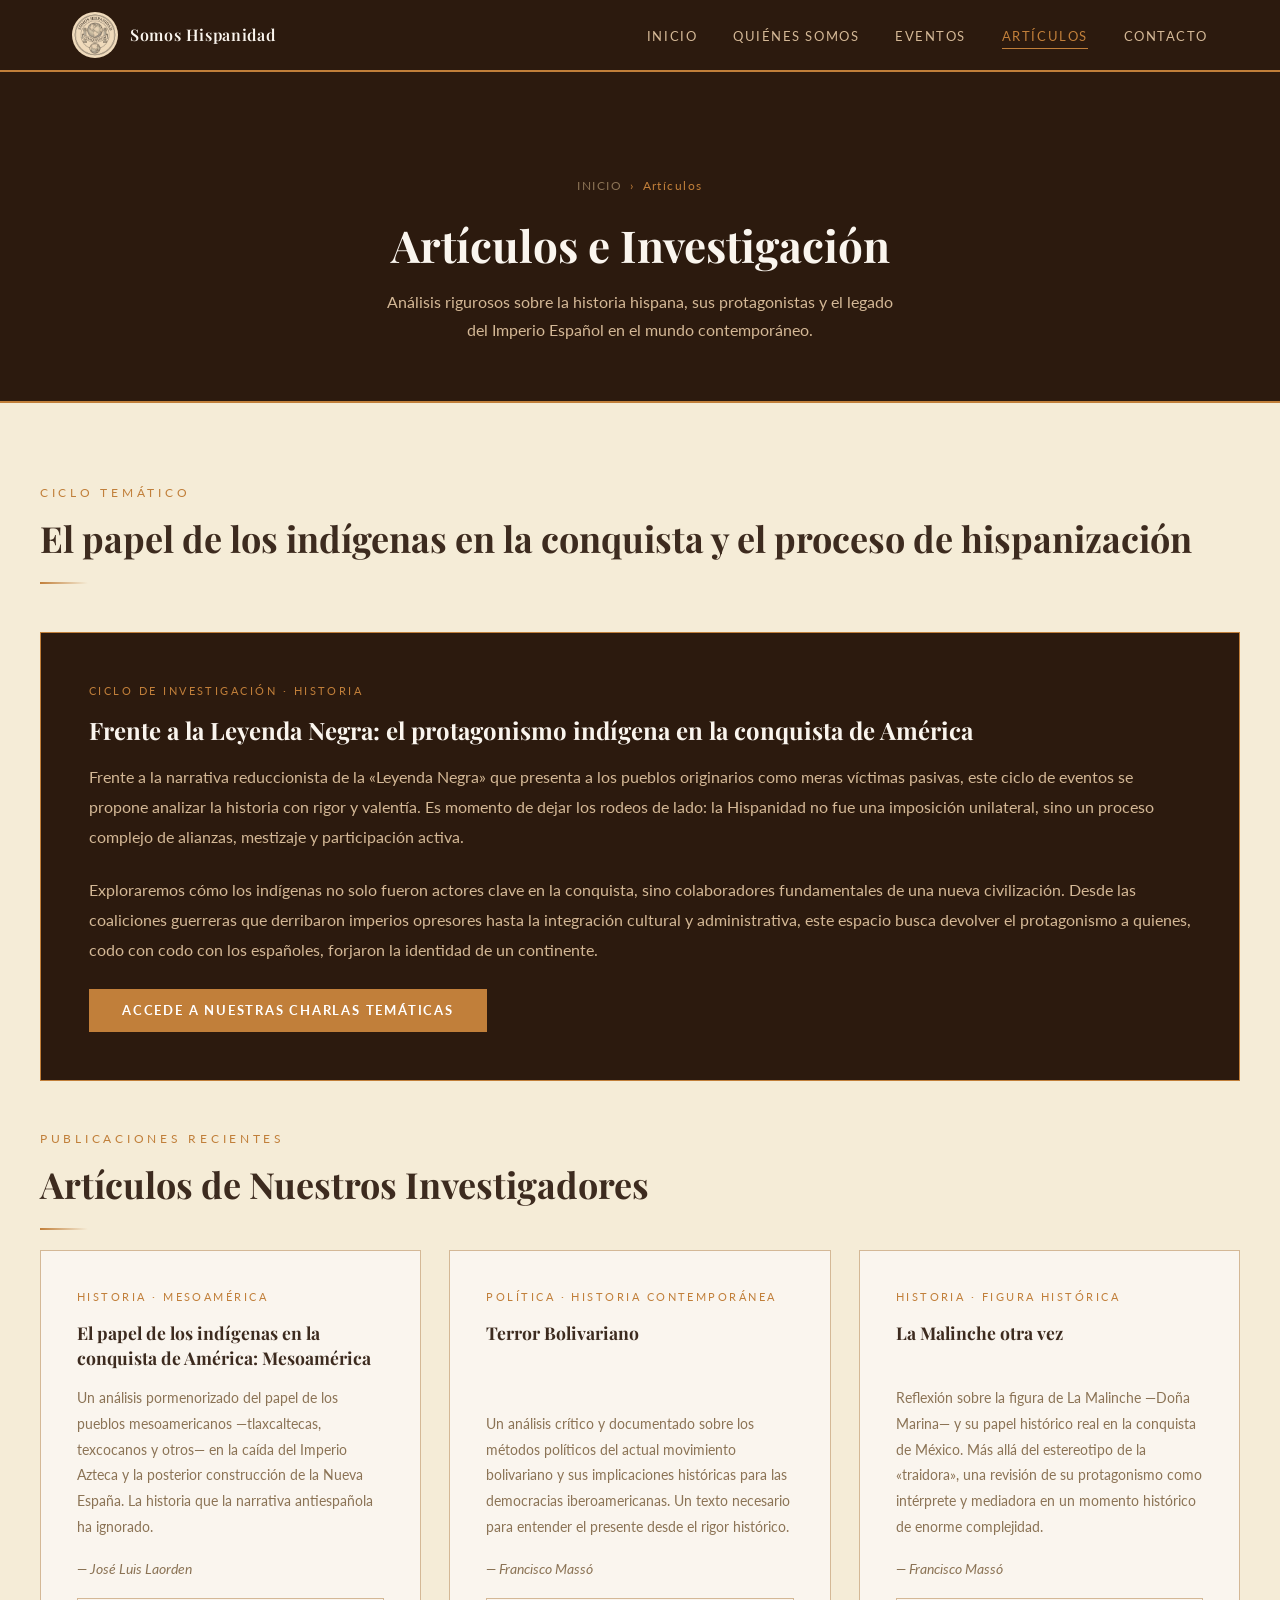
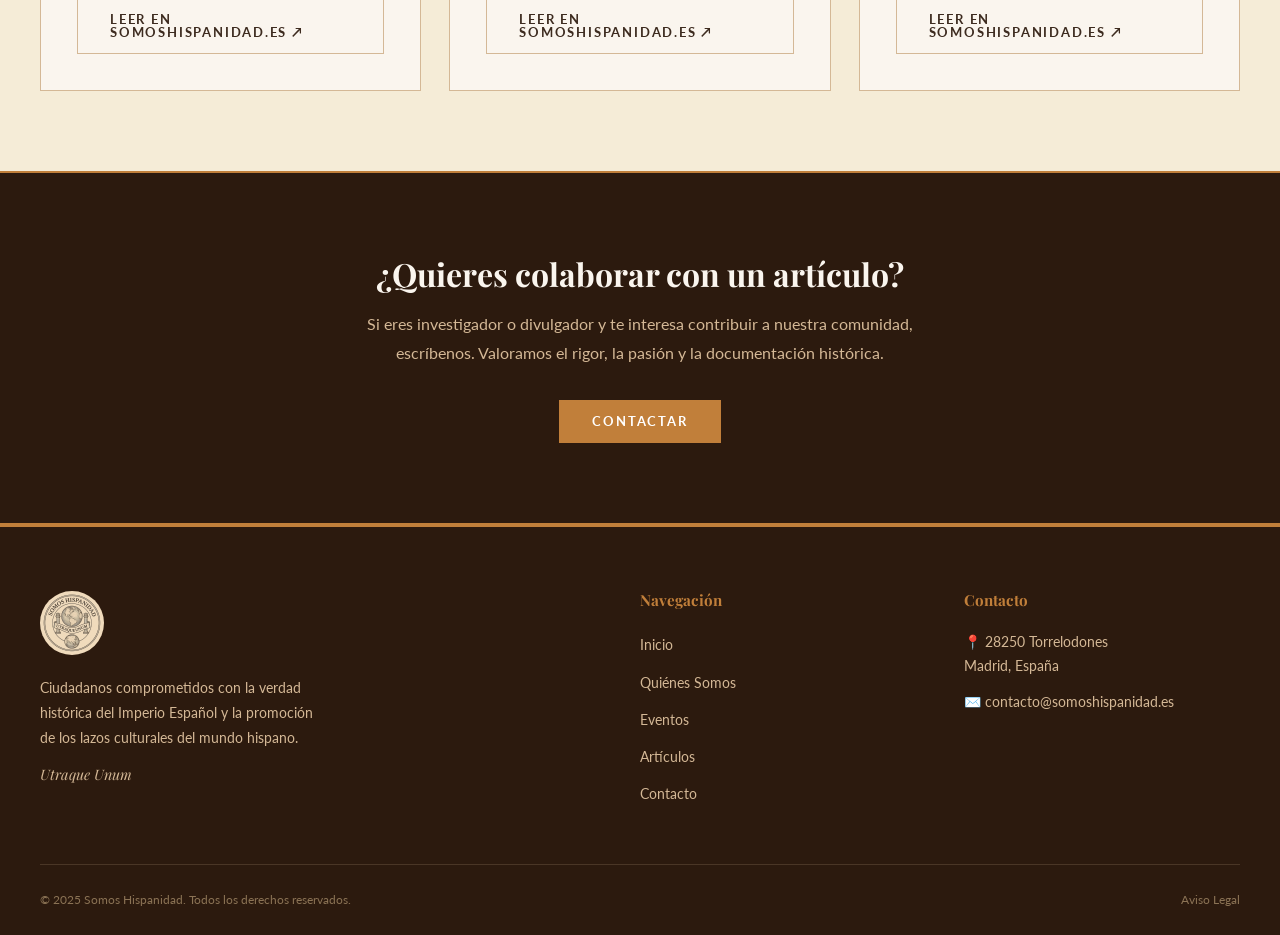
<file: articulos.html>
<!DOCTYPE html>
<html lang="es">
<head>
  <meta charset="UTF-8">
  <meta name="viewport" content="width=device-width, initial-scale=1.0">
  <title>Artículos e Investigación — Somos Hispanidad</title>
  <meta name="description" content="Artículos de investigación y divulgación histórica sobre la Hispanidad, el Imperio Español, la Leyenda Negra y el legado cultural hispano en América y el mundo.">
  <link rel="canonical" href="https://maristasdel76.com/articulos.html">

  <meta property="og:type"        content="website">
  <meta property="og:url"         content="https://maristasdel76.com/articulos.html">
  <meta property="og:title"       content="Artículos e Investigación — Somos Hispanidad">
  <meta property="og:description" content="Investigación y divulgación rigurosa sobre la historia hispana, el papel de los indígenas en la conquista y el legado del Imperio Español.">
  <meta property="og:image"       content="https://maristasdel76.com/images/about_image.png">

  <link rel="icon" href="images/logo.png" type="image/png">
  <link rel="preconnect" href="https://fonts.googleapis.com">
  <link rel="preconnect" href="https://fonts.gstatic.com" crossorigin>
  <link href="https://fonts.googleapis.com/css2?family=Playfair+Display:ital,wght@0,400;0,600;0,700;1,400&family=Lato:wght@300;400;700&display=swap" rel="stylesheet">


  <link rel="stylesheet" href="styles.css">
</head>
<body>

  <!-- ===== NAVEGACIÓN ===== -->
  <nav id="main-nav" role="navigation" aria-label="Navegación principal">
    <div class="nav-inner">
      <a href="index.html" class="nav-brand" id="nav-brand-art">
        <img src="images/logo.png" alt="Somos Hispanidad" class="nav-logo">
        <span class="nav-name">Somos Hispanidad</span>
      </a>
      <button class="nav-hamburger" id="nav-hamburger" aria-label="Abrir menú" aria-expanded="false">
        <span></span><span></span><span></span>
      </button>
      <ul class="nav-links" id="nav-links">
        <li><a href="index.html"         id="nav-inicio">Inicio</a></li>
        <li><a href="quienes-somos.html" id="nav-quienes">Quiénes Somos</a></li>
        <li><a href="eventos.html"       id="nav-eventos">Eventos</a></li>
        <li><a href="articulos.html"     id="nav-articulos" class="active">Artículos</a></li>
        <li><a href="contacto.html"      id="nav-contacto">Contacto</a></li>
      </ul>
    </div>
  </nav>

  <!-- ===== PAGE HERO ===== -->
  <header class="page-hero" id="page-hero-art">
    <div class="hero-breadcrumb">
      <a href="index.html">Inicio</a>
      <span>›</span>
      <span>Artículos</span>
    </div>
    <h1>Artículos e Investigación</h1>
    <p class="page-hero-sub">Análisis rigurosos sobre la historia hispana, sus protagonistas y el legado del Imperio Español en el mundo contemporáneo.</p>
  </header>

  <!-- ===== ARTÍCULOS ===== -->
  <section class="articulos-page-section" id="articulos-contenido">
    <div class="container">

      <!-- ARTÍCULO DESTACADO: CICLO -->
      <div class="section-header fade-in">
        <span class="section-label">Ciclo Temático</span>
        <h2 class="section-title">El papel de los indígenas en la conquista y el proceso de hispanización</h2>
        <div class="divider"></div>
      </div>

      <article class="articulo-featured fade-in" id="articulo-ciclo">
        <span class="articulo-tag">Ciclo de Investigación · Historia</span>
        <h3>Frente a la Leyenda Negra: el protagonismo indígena en la conquista de América</h3>
        <p>Frente a la narrativa reduccionista de la «Leyenda Negra» que presenta a los pueblos originarios como meras víctimas pasivas, este ciclo de eventos se propone analizar la historia con rigor y valentía. Es momento de dejar los rodeos de lado: la Hispanidad no fue una imposición unilateral, sino un proceso complejo de alianzas, mestizaje y participación activa.</p>
        <p>Exploraremos cómo los indígenas no solo fueron actores clave en la conquista, sino colaboradores fundamentales de una nueva civilización. Desde las coaliciones guerreras que derribaron imperios opresores hasta la integración cultural y administrativa, este espacio busca devolver el protagonismo a quienes, codo con codo con los españoles, forjaron la identidad de un continente.</p>
        <a href="https://www.somoshispanidad.es" target="_blank" rel="noopener noreferrer" class="btn btn-primary" id="btn-ciclo-acceder">Accede a nuestras charlas temáticas</a>
      </article>

      <!-- GRID DE ARTÍCULOS -->
      <div class="section-header fade-in" style="margin-top: 1rem;">
        <span class="section-label">Publicaciones Recientes</span>
        <h2 class="section-title">Artículos de Nuestros Investigadores</h2>
        <div class="divider"></div>
      </div>

      <div class="articulos-full-grid">

        <article class="articulo-full-card fade-in" id="articulo-1">
          <span class="articulo-tag">Historia · Mesoamérica</span>
          <h3>El papel de los indígenas en la conquista de América: Mesoamérica</h3>
          <p>Un análisis pormenorizado del papel de los pueblos mesoamericanos —tlaxcaltecas, texcocanos y otros— en la caída del Imperio Azteca y la posterior construcción de la Nueva España. La historia que la narrativa antiespañola ha ignorado.</p>
          <p class="articulo-autor">— José Luis Laorden</p>
          <a href="https://www.somoshispanidad.es/post/el-papel-de-los-ind%C3%ADgenas-en-la-conquista-de-am%C3%A9rica-mesoam%C3%A9rica" target="_blank" rel="noopener noreferrer" class="btn btn-outline-dark" id="btn-articulo-1">Leer en somoshispanidad.es ↗</a>
        </article>

        <article class="articulo-full-card fade-in" id="articulo-2">
          <span class="articulo-tag">Política · Historia Contemporánea</span>
          <h3>Terror Bolivariano</h3>
          <p>Un análisis crítico y documentado sobre los métodos políticos del actual movimiento bolivariano y sus implicaciones históricas para las democracias iberoamericanas. Un texto necesario para entender el presente desde el rigor histórico.</p>
          <p class="articulo-autor">— Francisco Massó</p>
          <a href="https://www.somoshispanidad.es/post/terror-bolivariano" target="_blank" rel="noopener noreferrer" class="btn btn-outline-dark" id="btn-articulo-2">Leer en somoshispanidad.es ↗</a>
        </article>

        <article class="articulo-full-card fade-in" id="articulo-3">
          <span class="articulo-tag">Historia · Figura Histórica</span>
          <h3>La Malinche otra vez</h3>
          <p>Reflexión sobre la figura de La Malinche —Doña Marina— y su papel histórico real en la conquista de México. Más allá del estereotipo de la «traidora», una revisión de su protagonismo como intérprete y mediadora en un momento histórico de enorme complejidad.</p>
          <p class="articulo-autor">— Francisco Massó</p>
          <a href="https://www.somoshispanidad.es/post/la-malinche-otra-vez" target="_blank" rel="noopener noreferrer" class="btn btn-outline-dark" id="btn-articulo-3">Leer en somoshispanidad.es ↗</a>
        </article>

      </div>
    </div>
  </section>

  <!-- ===== CTA ===== -->
  <section class="cta-banner" id="articulos-cta">
    <div class="container">
      <h2 class="fade-in">¿Quieres colaborar con un artículo?</h2>
      <p class="fade-in">Si eres investigador o divulgador y te interesa contribuir a nuestra comunidad,<br>escríbenos. Valoramos el rigor, la pasión y la documentación histórica.</p>
      <div class="btn-group fade-in">
        <a href="contacto.html" class="btn btn-primary" id="articulos-cta-btn">Contactar</a>
      </div>
    </div>
  </section>

  <!-- ===== FOOTER ===== -->
  <footer id="footer">
    <div class="footer-inner">
      <div class="footer-brand">
        <img src="images/logo.png" alt="Somos Hispanidad" class="logo-mark">
        <p>Ciudadanos comprometidos con la verdad histórica del Imperio Español y la promoción de los lazos culturales del mundo hispano.</p>
        <p class="footer-lema">Utraque Unum</p>
      </div>
      <nav class="footer-nav" aria-label="Navegación secundaria">
        <h4>Navegación</h4>
        <ul>
          <li><a href="index.html">Inicio</a></li>
          <li><a href="quienes-somos.html">Quiénes Somos</a></li>
          <li><a href="eventos.html">Eventos</a></li>
          <li><a href="articulos.html">Artículos</a></li>
          <li><a href="contacto.html">Contacto</a></li>
        </ul>
      </nav>
      <div class="footer-contact">
        <h4>Contacto</h4>
        <p>📍 28250 Torrelodones<br>Madrid, España</p>
        <p>✉️ <a href="mailto:contacto@somoshispanidad.es">contacto@somoshispanidad.es</a></p>
      </div>
    </div>
    <div class="footer-bottom">
      <p>© 2025 Somos Hispanidad. Todos los derechos reservados.</p>
      <p><a href="https://www.somoshispanidad.es/_files/ugd/c4fe9a_d60b3c057b984740bd2023525d8cef3b.docx" target="_blank" rel="noopener noreferrer">Aviso Legal</a></p>
    </div>
  </footer>

  <button class="scroll-top" id="scroll-top-btn" aria-label="Volver arriba">↑</button>
  <script src="script.js" defer></script>
</body>
</html>
</file>
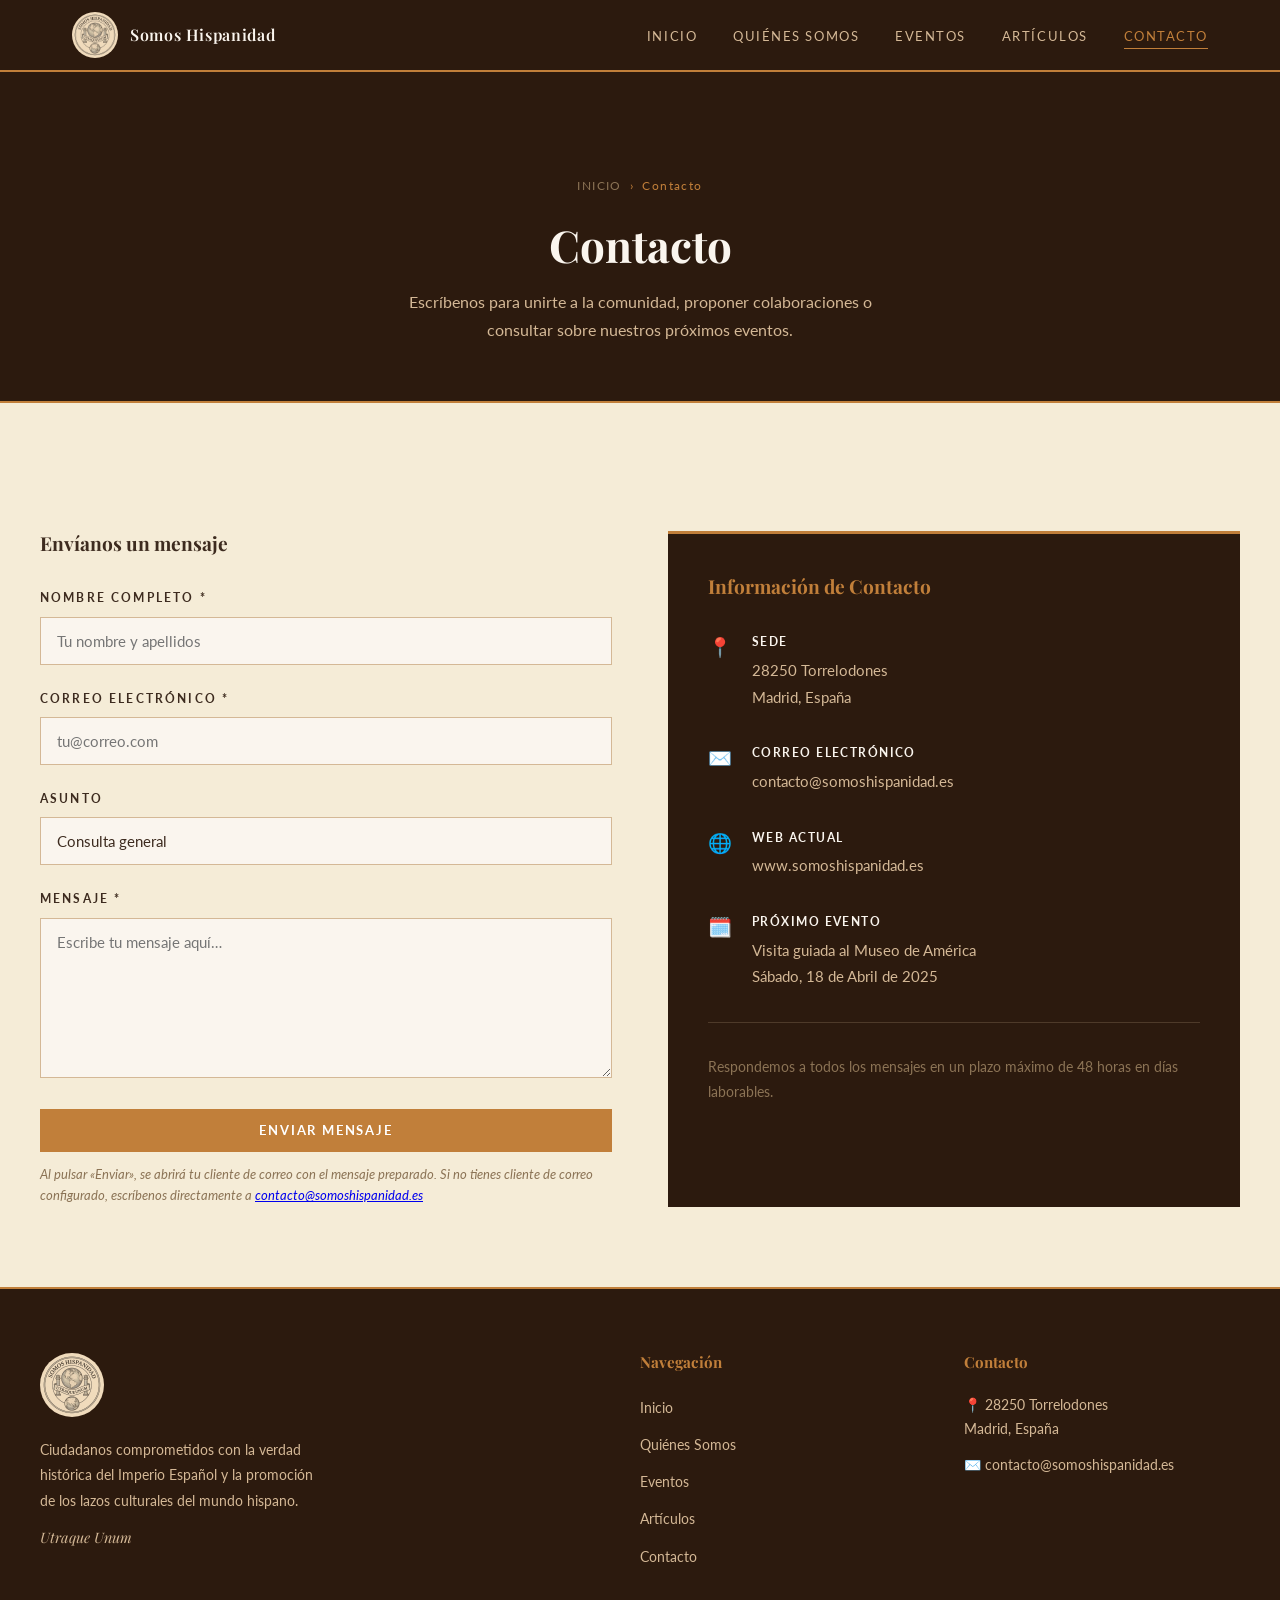
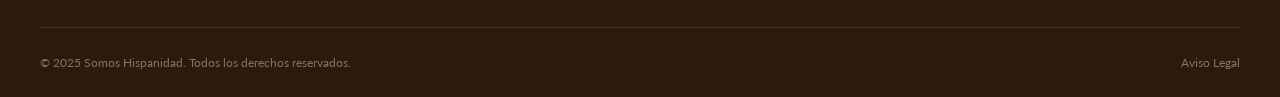
<file: contacto.html>
<!DOCTYPE html>
<html lang="es">
<head>
  <meta charset="UTF-8">
  <meta name="viewport" content="width=device-width, initial-scale=1.0">
  <title>Contacto — Somos Hispanidad</title>
  <meta name="description" content="Contacta con Somos Hispanidad. Escríbenos para unirte a la comunidad, proponer colaboraciones o resolver cualquier duda sobre nuestros eventos y actividades.">
  <link rel="canonical" href="https://maristasdel76.com/contacto.html">

  <meta property="og:type"        content="website">
  <meta property="og:url"         content="https://maristasdel76.com/contacto.html">
  <meta property="og:title"       content="Contacto — Somos Hispanidad">
  <meta property="og:description" content="Únete a la comunidad Somos Hispanidad. Escríbenos para conocer nuestras actividades culturales e históricas.">
  <meta property="og:image"       content="https://maristasdel76.com/images/hero_visual.png">

  <link rel="icon" href="images/logo.png" type="image/png">
  <link rel="preconnect" href="https://fonts.googleapis.com">
  <link rel="preconnect" href="https://fonts.gstatic.com" crossorigin>
  <link href="https://fonts.googleapis.com/css2?family=Playfair+Display:ital,wght@0,400;0,600;0,700;1,400&family=Lato:wght@300;400;700&display=swap" rel="stylesheet">


  <link rel="stylesheet" href="styles.css">
</head>
<body>

  <!-- ===== NAVEGACIÓN ===== -->
  <nav id="main-nav" role="navigation" aria-label="Navegación principal">
    <div class="nav-inner">
      <a href="index.html" class="nav-brand" id="nav-brand-ct">
        <img src="images/logo.png" alt="Somos Hispanidad" class="nav-logo">
        <span class="nav-name">Somos Hispanidad</span>
      </a>
      <button class="nav-hamburger" id="nav-hamburger" aria-label="Abrir menú" aria-expanded="false">
        <span></span><span></span><span></span>
      </button>
      <ul class="nav-links" id="nav-links">
        <li><a href="index.html"         id="nav-inicio">Inicio</a></li>
        <li><a href="quienes-somos.html" id="nav-quienes">Quiénes Somos</a></li>
        <li><a href="eventos.html"       id="nav-eventos">Eventos</a></li>
        <li><a href="articulos.html"     id="nav-articulos">Artículos</a></li>
        <li><a href="contacto.html"      id="nav-contacto" class="active">Contacto</a></li>
      </ul>
    </div>
  </nav>

  <!-- ===== PAGE HERO ===== -->
  <header class="page-hero" id="page-hero-ct">
    <div class="hero-breadcrumb">
      <a href="index.html">Inicio</a>
      <span>›</span>
      <span>Contacto</span>
    </div>
    <h1>Contacto</h1>
    <p class="page-hero-sub">Escríbenos para unirte a la comunidad, proponer colaboraciones o consultar sobre nuestros próximos eventos.</p>
  </header>

  <!-- ===== FORMULARIO + INFO ===== -->
  <section class="contacto-section" id="contacto-principal">
    <div class="container">
      <div class="contact-grid">

        <!-- FORMULARIO -->
        <div class="contact-form-wrapper fade-in">
          <h3>Envíanos un mensaje</h3>
          <form id="contact-form" novalidate>

            <div class="form-group">
              <label for="form-nombre">Nombre completo *</label>
              <input
                type="text"
                id="form-nombre"
                name="nombre"
                placeholder="Tu nombre y apellidos"
                required
                autocomplete="name"
              >
            </div>

            <div class="form-group">
              <label for="form-email">Correo electrónico *</label>
              <input
                type="email"
                id="form-email"
                name="email"
                placeholder="tu@correo.com"
                required
                autocomplete="email"
              >
            </div>

            <div class="form-group">
              <label for="form-asunto">Asunto</label>
              <select id="form-asunto" name="asunto">
                <option value="Consulta general">Consulta general</option>
                <option value="Información sobre eventos">Información sobre eventos</option>
                <option value="Propuesta de colaboración">Propuesta de colaboración</option>
                <option value="Solicitud de inscripción en la comunidad">Inscripción en la comunidad</option>
                <option value="Propuesta de artículo">Propuesta de artículo</option>
                <option value="Otro asunto">Otro</option>
              </select>
            </div>

            <div class="form-group">
              <label for="form-mensaje">Mensaje *</label>
              <textarea
                id="form-mensaje"
                name="mensaje"
                placeholder="Escribe tu mensaje aquí…"
                required
              ></textarea>
            </div>

            <button type="submit" class="btn btn-primary" id="btn-enviar-form" style="width: 100%;">
              Enviar mensaje
            </button>

            <p class="form-note">
              Al pulsar «Enviar», se abrirá tu cliente de correo con el mensaje preparado.
              Si no tienes cliente de correo configurado, escríbenos directamente a
              <a href="mailto:contacto@somoshispanidad.es">contacto@somoshispanidad.es</a>
            </p>
          </form>
        </div>

        <!-- INFO DE CONTACTO -->
        <div class="contact-info-block fade-in" id="contact-info">
          <h3>Información de Contacto</h3>

          <div class="contact-detail">
            <span class="contact-icon">📍</span>
            <div class="contact-detail-text">
              <strong>Sede</strong>
              28250 Torrelodones<br>
              Madrid, España
            </div>
          </div>

          <div class="contact-detail">
            <span class="contact-icon">✉️</span>
            <div class="contact-detail-text">
              <strong>Correo electrónico</strong>
              <a href="mailto:contacto@somoshispanidad.es">contacto@somoshispanidad.es</a>
            </div>
          </div>

          <div class="contact-detail">
            <span class="contact-icon">🌐</span>
            <div class="contact-detail-text">
              <strong>Web actual</strong>
              <a href="https://www.somoshispanidad.es" target="_blank" rel="noopener noreferrer">www.somoshispanidad.es</a>
            </div>
          </div>

          <div class="contact-detail">
            <span class="contact-icon">🗓️</span>
            <div class="contact-detail-text">
              <strong>Próximo evento</strong>
              Visita guiada al Museo de América<br>
              Sábado, 18 de Abril de 2025
            </div>
          </div>

          <div style="margin-top: 2rem; padding-top: 2rem; border-top: 1px solid rgba(212,184,150,0.2);">
            <p style="font-size: 0.88rem; color: var(--text-muted); line-height: 1.75;">
              Respondemos a todos los mensajes en un plazo máximo de 48 horas en días laborables.
            </p>
          </div>
        </div>

      </div>
    </div>
  </section>

  <!-- ===== FOOTER ===== -->
  <footer id="footer">
    <div class="footer-inner">
      <div class="footer-brand">
        <img src="images/logo.png" alt="Somos Hispanidad" class="logo-mark">
        <p>Ciudadanos comprometidos con la verdad histórica del Imperio Español y la promoción de los lazos culturales del mundo hispano.</p>
        <p class="footer-lema">Utraque Unum</p>
      </div>
      <nav class="footer-nav" aria-label="Navegación secundaria">
        <h4>Navegación</h4>
        <ul>
          <li><a href="index.html">Inicio</a></li>
          <li><a href="quienes-somos.html">Quiénes Somos</a></li>
          <li><a href="eventos.html">Eventos</a></li>
          <li><a href="articulos.html">Artículos</a></li>
          <li><a href="contacto.html">Contacto</a></li>
        </ul>
      </nav>
      <div class="footer-contact">
        <h4>Contacto</h4>
        <p>📍 28250 Torrelodones<br>Madrid, España</p>
        <p>✉️ <a href="mailto:contacto@somoshispanidad.es">contacto@somoshispanidad.es</a></p>
      </div>
    </div>
    <div class="footer-bottom">
      <p>© 2025 Somos Hispanidad. Todos los derechos reservados.</p>
      <p><a href="https://www.somoshispanidad.es/_files/ugd/c4fe9a_d60b3c057b984740bd2023525d8cef3b.docx" target="_blank" rel="noopener noreferrer">Aviso Legal</a></p>
    </div>
  </footer>

  <button class="scroll-top" id="scroll-top-btn" aria-label="Volver arriba">↑</button>
  <script src="script.js" defer></script>
</body>
</html>
</file>
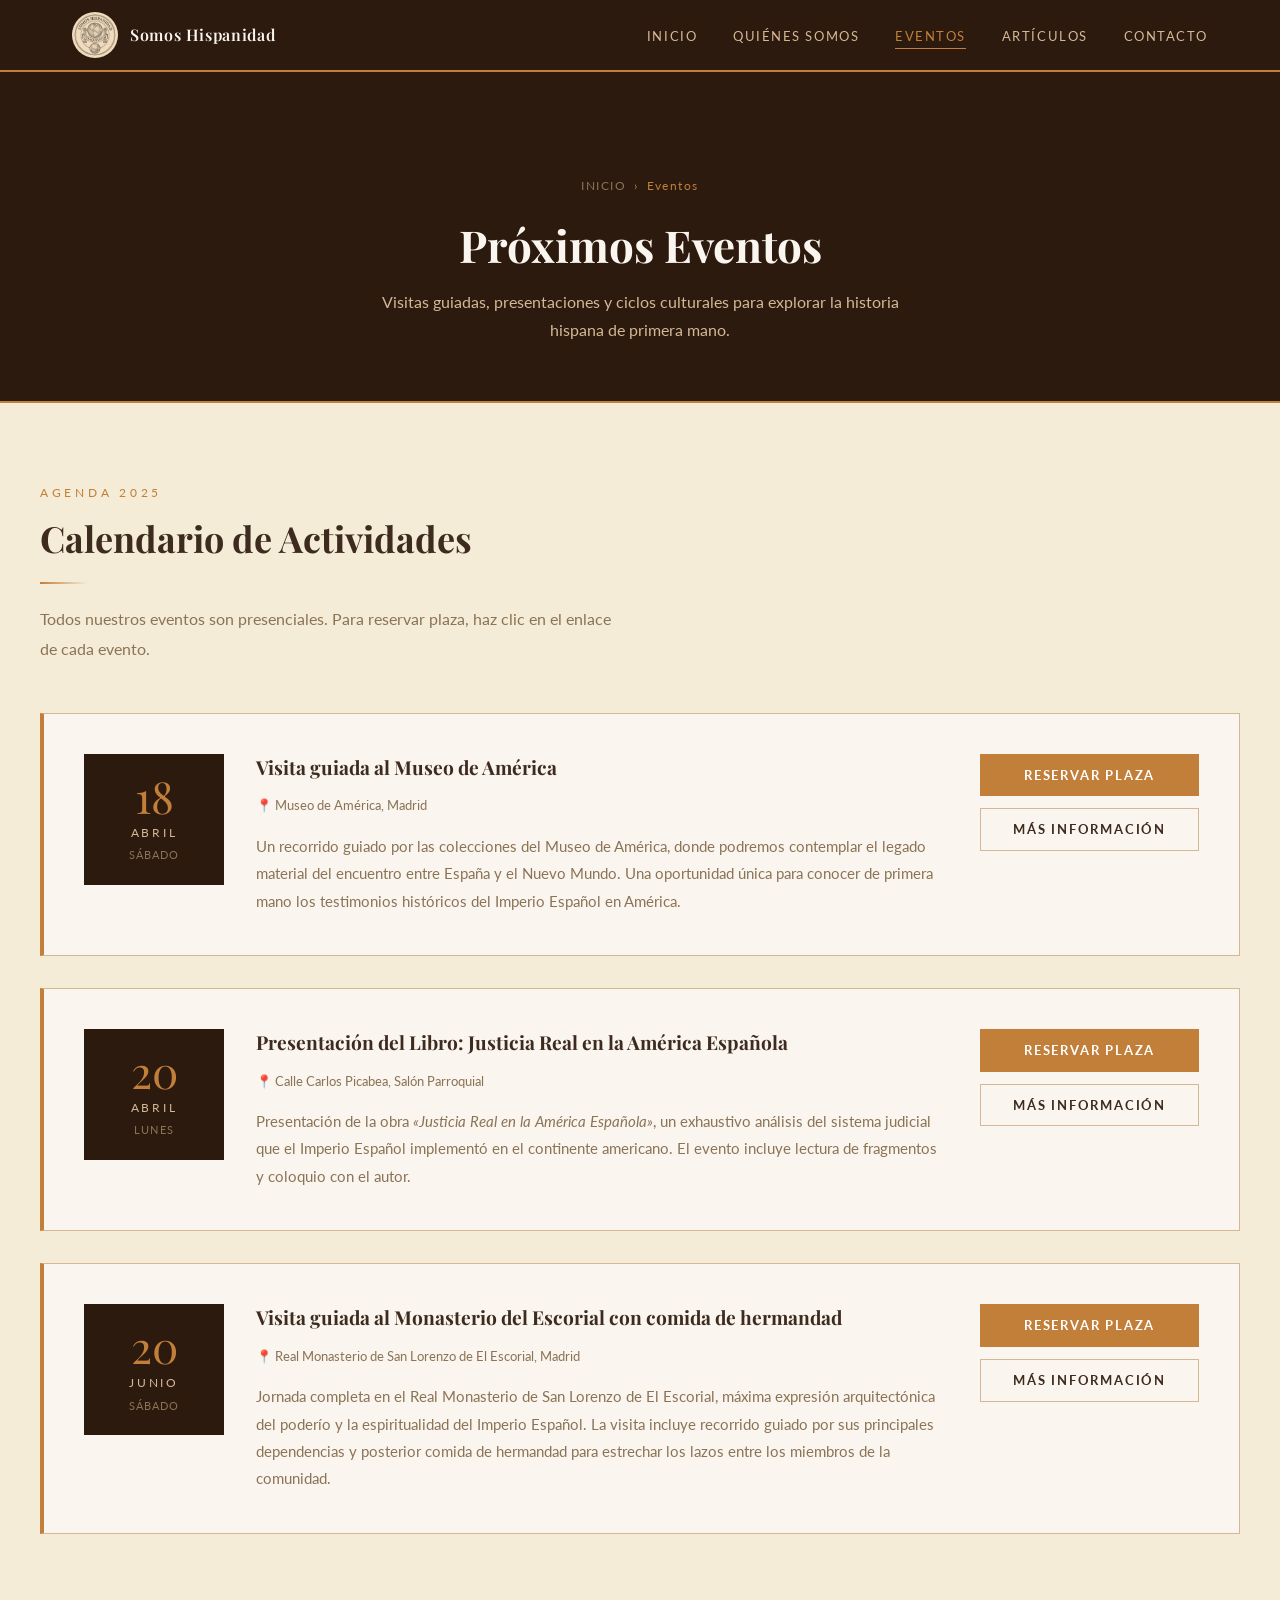
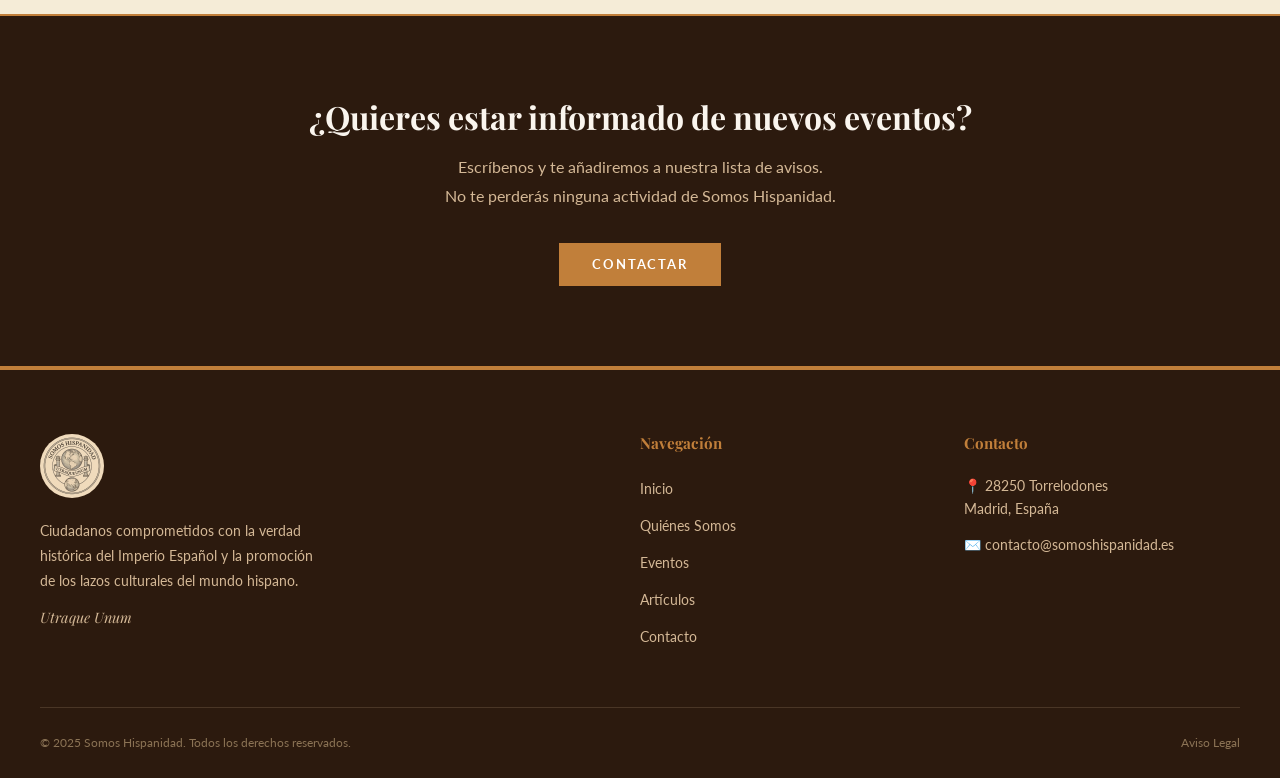
<file: eventos.html>
<!DOCTYPE html>
<html lang="es">
<head>
  <meta charset="UTF-8">
  <meta name="viewport" content="width=device-width, initial-scale=1.0">
  <title>Eventos — Somos Hispanidad</title>
  <meta name="description" content="Próximos eventos de Somos Hispanidad: visitas guiadas, presentaciones de libros y ciclos culturales sobre la historia y el legado hispano.">
  <link rel="canonical" href="https://maristasdel76.com/eventos.html">

  <meta property="og:type"        content="website">
  <meta property="og:url"         content="https://maristasdel76.com/eventos.html">
  <meta property="og:title"       content="Eventos — Somos Hispanidad">
  <meta property="og:description" content="Próximos eventos: visitas guiadas al Museo de América, El Escorial y presentaciones de libros sobre el legado hispano.">
  <meta property="og:image"       content="https://maristasdel76.com/images/hero_visual.png">

  <link rel="icon" href="images/logo.png" type="image/png">
  <link rel="preconnect" href="https://fonts.googleapis.com">
  <link rel="preconnect" href="https://fonts.gstatic.com" crossorigin>
  <link href="https://fonts.googleapis.com/css2?family=Playfair+Display:ital,wght@0,400;0,600;0,700;1,400&family=Lato:wght@300;400;700&display=swap" rel="stylesheet">


  <link rel="stylesheet" href="styles.css">
</head>
<body>

  <!-- ===== NAVEGACIÓN ===== -->
  <nav id="main-nav" role="navigation" aria-label="Navegación principal">
    <div class="nav-inner">
      <a href="index.html" class="nav-brand" id="nav-brand-ev">
        <img src="images/logo.png" alt="Somos Hispanidad" class="nav-logo">
        <span class="nav-name">Somos Hispanidad</span>
      </a>
      <button class="nav-hamburger" id="nav-hamburger" aria-label="Abrir menú" aria-expanded="false">
        <span></span><span></span><span></span>
      </button>
      <ul class="nav-links" id="nav-links">
        <li><a href="index.html"         id="nav-inicio">Inicio</a></li>
        <li><a href="quienes-somos.html" id="nav-quienes">Quiénes Somos</a></li>
        <li><a href="eventos.html"       id="nav-eventos" class="active">Eventos</a></li>
        <li><a href="articulos.html"     id="nav-articulos">Artículos</a></li>
        <li><a href="contacto.html"      id="nav-contacto">Contacto</a></li>
      </ul>
    </div>
  </nav>

  <!-- ===== PAGE HERO ===== -->
  <header class="page-hero" id="page-hero-ev">
    <div class="hero-breadcrumb">
      <a href="index.html">Inicio</a>
      <span>›</span>
      <span>Eventos</span>
    </div>
    <h1>Próximos Eventos</h1>
    <p class="page-hero-sub">Visitas guiadas, presentaciones y ciclos culturales para explorar la historia hispana de primera mano.</p>
  </header>

  <!-- ===== LISTA DE EVENTOS ===== -->
  <section class="eventos-page-section" id="lista-eventos">
    <div class="container">
      <div class="section-header fade-in">
        <span class="section-label">Agenda 2025</span>
        <h2 class="section-title">Calendario de Actividades</h2>
        <div class="divider"></div>
        <p class="section-sub">Todos nuestros eventos son presenciales. Para reservar plaza, haz clic en el enlace de cada evento.</p>
      </div>

      <div class="eventos-list">

        <!-- EVENTO 1 -->
        <article class="evento-item fade-in" id="evento-1">
          <div class="evento-date-block">
            <span class="day-num">18</span>
            <span class="month">Abril</span>
            <span class="weekday">Sábado</span>
          </div>
          <div class="evento-info">
            <h3>Visita guiada al Museo de América</h3>
            <span class="lugar-tag">📍 Museo de América, Madrid</span>
            <p>Un recorrido guiado por las colecciones del Museo de América, donde podremos contemplar el legado material del encuentro entre España y el Nuevo Mundo. Una oportunidad única para conocer de primera mano los testimonios históricos del Imperio Español en América.</p>
          </div>
          <div class="evento-actions">
            <a href="https://www.somoshispanidad.es/detalles-y-registro/visita-guiada-al-museo-de-america" target="_blank" rel="noopener noreferrer" class="btn btn-primary" id="btn-reserva-1">Reservar plaza</a>
            <a href="https://www.somoshispanidad.es/detalles-y-registro/visita-guiada-al-museo-de-america" target="_blank" rel="noopener noreferrer" class="btn btn-outline-dark" id="btn-detalle-1">Más información</a>
          </div>
        </article>

        <!-- EVENTO 2 -->
        <article class="evento-item fade-in" id="evento-2">
          <div class="evento-date-block">
            <span class="day-num">20</span>
            <span class="month">Abril</span>
            <span class="weekday">Lunes</span>
          </div>
          <div class="evento-info">
            <h3>Presentación del Libro: Justicia Real en la América Española</h3>
            <span class="lugar-tag">📍 Calle Carlos Picabea, Salón Parroquial</span>
            <p>Presentación de la obra <em>«Justicia Real en la América Española»</em>, un exhaustivo análisis del sistema judicial que el Imperio Español implementó en el continente americano. El evento incluye lectura de fragmentos y coloquio con el autor.</p>
          </div>
          <div class="evento-actions">
            <a href="https://www.somoshispanidad.es/detalles-y-registro/presentacion-del-libro-justicia-real-en-la-america-espanola" target="_blank" rel="noopener noreferrer" class="btn btn-primary" id="btn-reserva-2">Reservar plaza</a>
            <a href="https://www.somoshispanidad.es/detalles-y-registro/presentacion-del-libro-justicia-real-en-la-america-espanola" target="_blank" rel="noopener noreferrer" class="btn btn-outline-dark" id="btn-detalle-2">Más información</a>
          </div>
        </article>

        <!-- EVENTO 3 -->
        <article class="evento-item fade-in" id="evento-3">
          <div class="evento-date-block">
            <span class="day-num">20</span>
            <span class="month">Junio</span>
            <span class="weekday">Sábado</span>
          </div>
          <div class="evento-info">
            <h3>Visita guiada al Monasterio del Escorial con comida de hermandad</h3>
            <span class="lugar-tag">📍 Real Monasterio de San Lorenzo de El Escorial, Madrid</span>
            <p>Jornada completa en el Real Monasterio de San Lorenzo de El Escorial, máxima expresión arquitectónica del poderío y la espiritualidad del Imperio Español. La visita incluye recorrido guiado por sus principales dependencias y posterior comida de hermandad para estrechar los lazos entre los miembros de la comunidad.</p>
          </div>
          <div class="evento-actions">
            <a href="https://www.somoshispanidad.es/detalles-y-registro/visita-guiada-al-monasterio-del-escorial-con-comida-de-hermandad" target="_blank" rel="noopener noreferrer" class="btn btn-primary" id="btn-reserva-3">Reservar plaza</a>
            <a href="https://www.somoshispanidad.es/detalles-y-registro/visita-guiada-al-monasterio-del-escorial-con-comida-de-hermandad" target="_blank" rel="noopener noreferrer" class="btn btn-outline-dark" id="btn-detalle-3">Más información</a>
          </div>
        </article>

      </div>
    </div>
  </section>

  <!-- ===== CTA ===== -->
  <section class="cta-banner" id="eventos-cta">
    <div class="container">
      <h2 class="fade-in">¿Quieres estar informado de nuevos eventos?</h2>
      <p class="fade-in">Escríbenos y te añadiremos a nuestra lista de avisos.<br>No te perderás ninguna actividad de Somos Hispanidad.</p>
      <div class="btn-group fade-in">
        <a href="contacto.html" class="btn btn-primary" id="eventos-cta-btn">Contactar</a>
      </div>
    </div>
  </section>

  <!-- ===== FOOTER ===== -->
  <footer id="footer">
    <div class="footer-inner">
      <div class="footer-brand">
        <img src="images/logo.png" alt="Somos Hispanidad" class="logo-mark">
        <p>Ciudadanos comprometidos con la verdad histórica del Imperio Español y la promoción de los lazos culturales del mundo hispano.</p>
        <p class="footer-lema">Utraque Unum</p>
      </div>
      <nav class="footer-nav" aria-label="Navegación secundaria">
        <h4>Navegación</h4>
        <ul>
          <li><a href="index.html">Inicio</a></li>
          <li><a href="quienes-somos.html">Quiénes Somos</a></li>
          <li><a href="eventos.html">Eventos</a></li>
          <li><a href="articulos.html">Artículos</a></li>
          <li><a href="contacto.html">Contacto</a></li>
        </ul>
      </nav>
      <div class="footer-contact">
        <h4>Contacto</h4>
        <p>📍 28250 Torrelodones<br>Madrid, España</p>
        <p>✉️ <a href="mailto:contacto@somoshispanidad.es">contacto@somoshispanidad.es</a></p>
      </div>
    </div>
    <div class="footer-bottom">
      <p>© 2025 Somos Hispanidad. Todos los derechos reservados.</p>
      <p><a href="https://www.somoshispanidad.es/_files/ugd/c4fe9a_d60b3c057b984740bd2023525d8cef3b.docx" target="_blank" rel="noopener noreferrer">Aviso Legal</a></p>
    </div>
  </footer>

  <button class="scroll-top" id="scroll-top-btn" aria-label="Volver arriba">↑</button>
  <script src="script.js" defer></script>
</body>
</html>
</file>
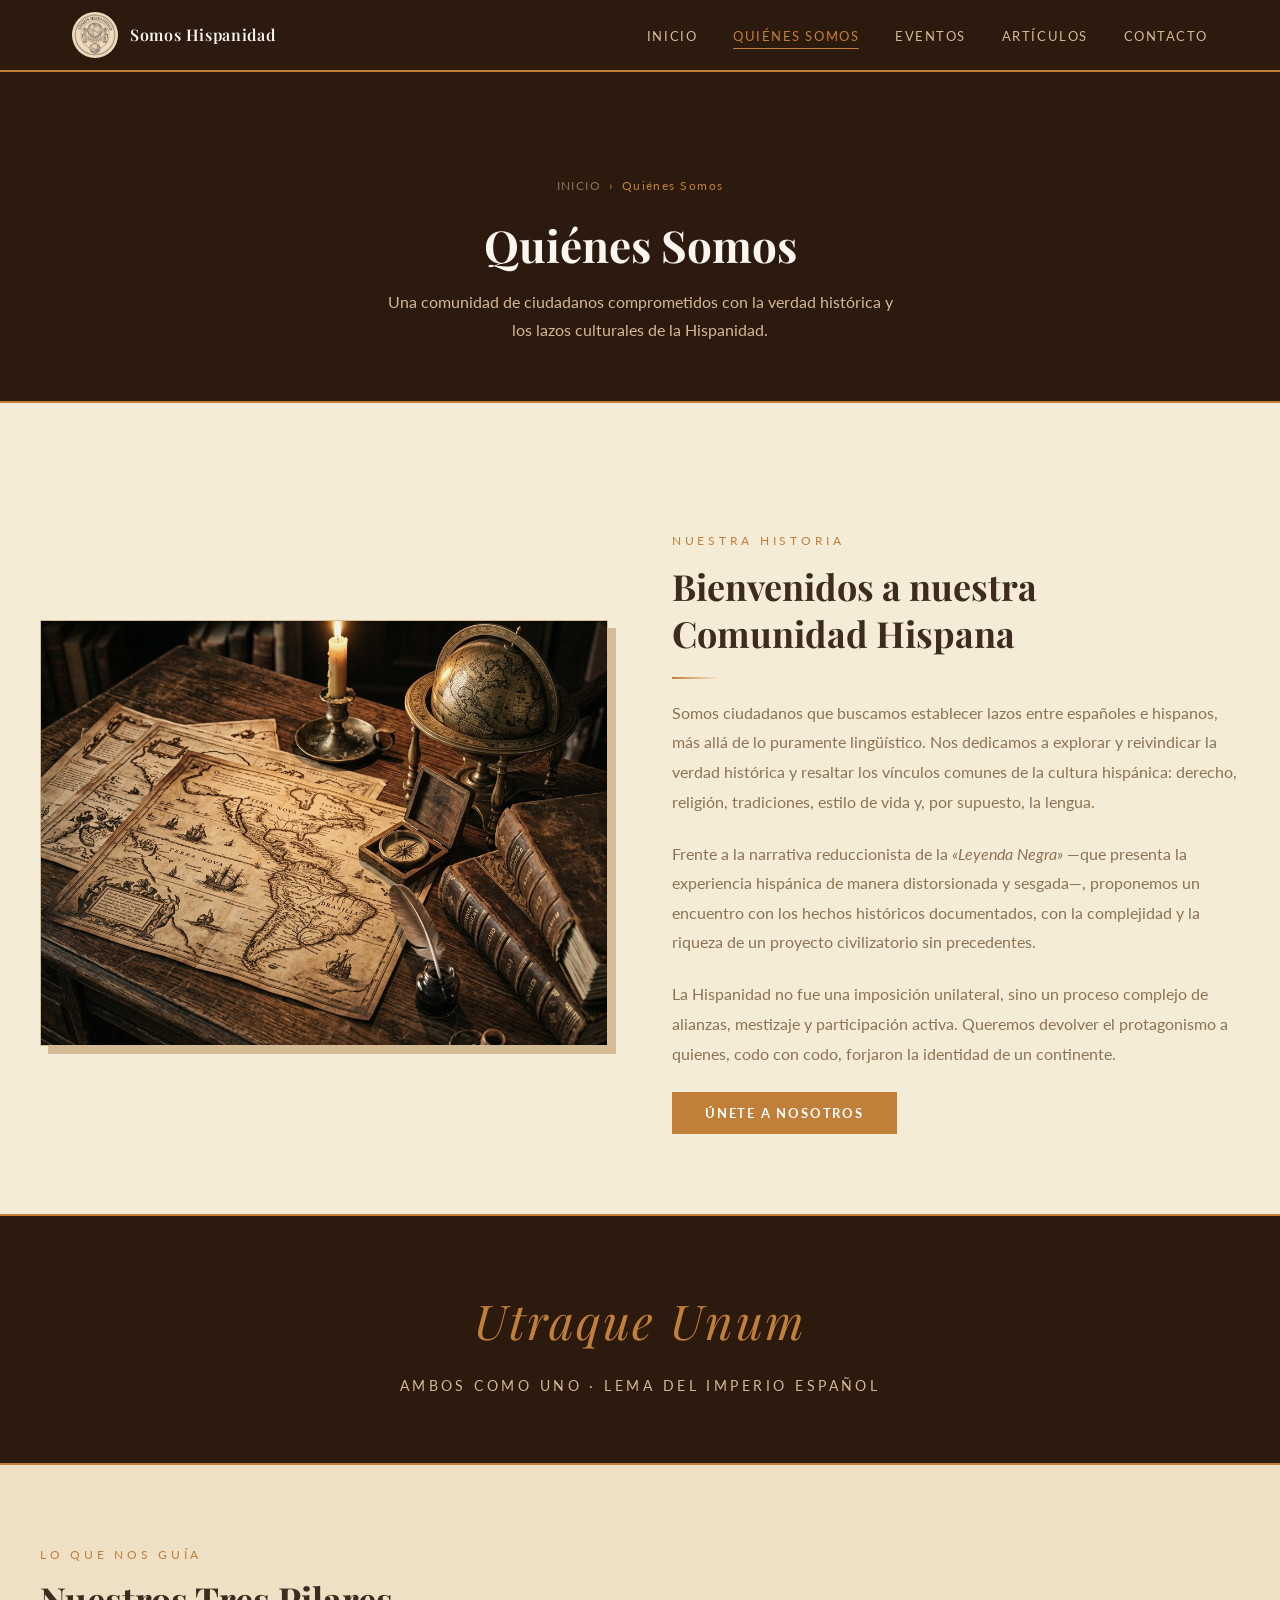
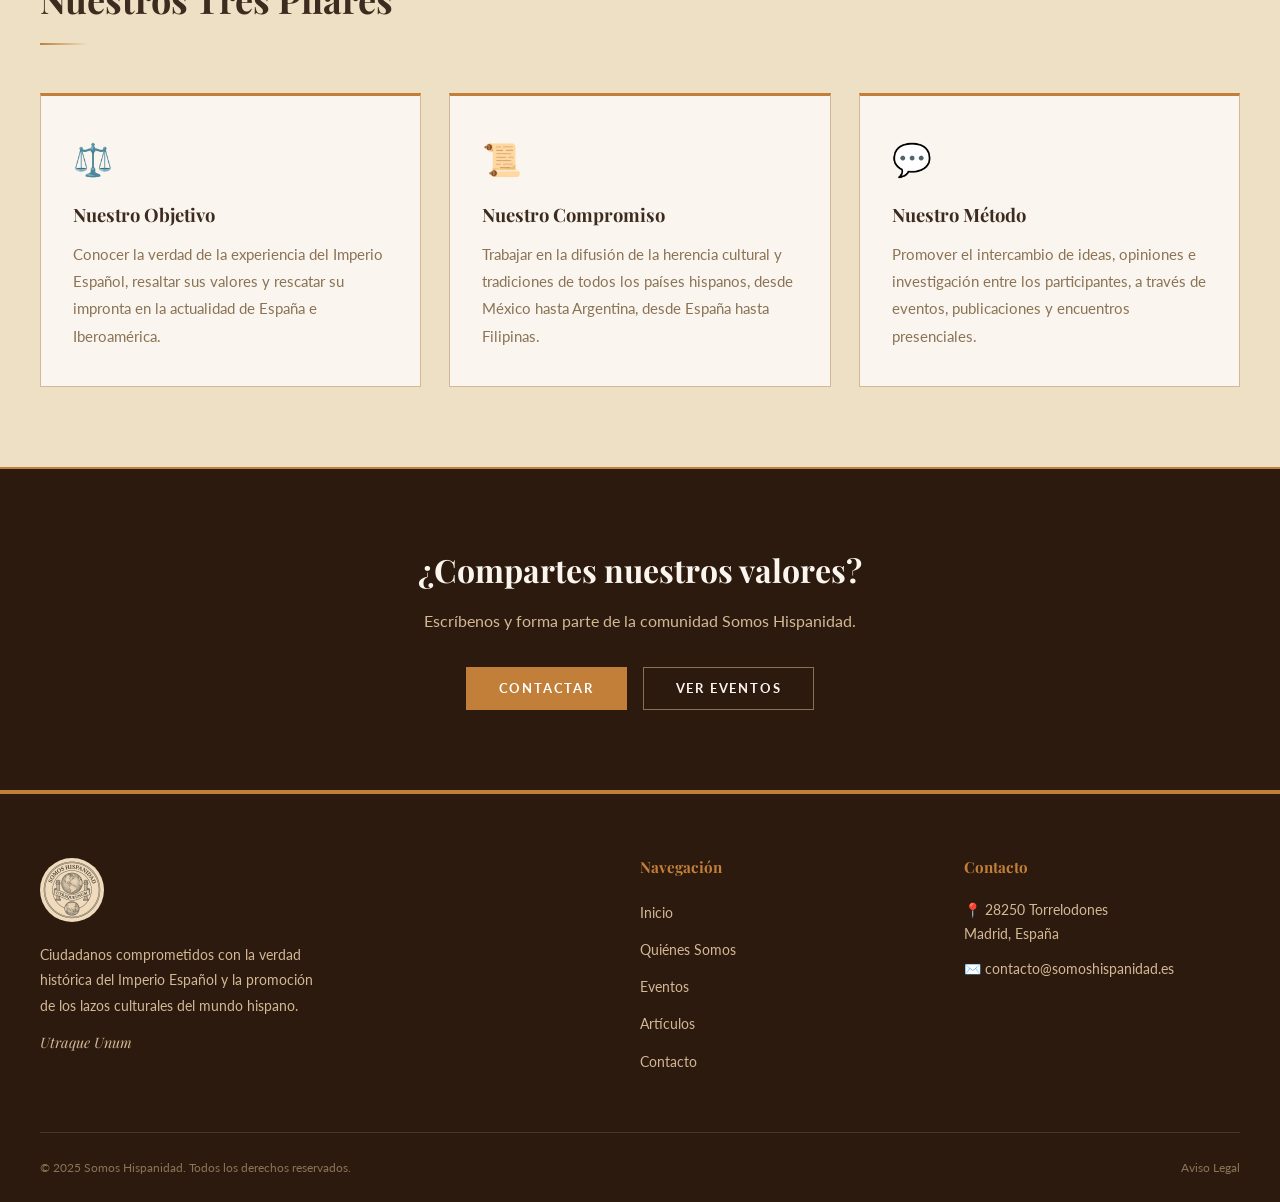
<file: quienes-somos.html>
<!DOCTYPE html>
<html lang="es">
<head>
  <meta charset="UTF-8">
  <meta name="viewport" content="width=device-width, initial-scale=1.0">
  <title>Quiénes Somos — Somos Hispanidad</title>
  <meta name="description" content="Conoce la misión, el compromiso y los valores de Somos Hispanidad: ciudadanos dedicados a la verdad histórica y la herencia cultural del mundo hispano.">
  <link rel="canonical" href="https://maristasdel76.com/quienes-somos.html">

  <meta property="og:type"        content="website">
  <meta property="og:url"         content="https://maristasdel76.com/quienes-somos.html">
  <meta property="og:title"       content="Quiénes Somos — Somos Hispanidad">
  <meta property="og:description" content="Ciudadanos dedicados a rescatar la verdad histórica del Imperio Español y promover los lazos culturales hispanos.">
  <meta property="og:image"       content="https://maristasdel76.com/images/about_image.png">

  <link rel="icon" href="images/logo.png" type="image/png">
  <link rel="preconnect" href="https://fonts.googleapis.com">
  <link rel="preconnect" href="https://fonts.gstatic.com" crossorigin>
  <link href="https://fonts.googleapis.com/css2?family=Playfair+Display:ital,wght@0,400;0,600;0,700;1,400&family=Lato:wght@300;400;700&display=swap" rel="stylesheet">


  <link rel="stylesheet" href="styles.css">
</head>
<body>

  <!-- ===== NAVEGACIÓN ===== -->
  <nav id="main-nav" role="navigation" aria-label="Navegación principal">
    <div class="nav-inner">
      <a href="index.html" class="nav-brand" id="nav-brand-qs">
        <img src="images/logo.png" alt="Somos Hispanidad" class="nav-logo">
        <span class="nav-name">Somos Hispanidad</span>
      </a>
      <button class="nav-hamburger" id="nav-hamburger" aria-label="Abrir menú" aria-expanded="false">
        <span></span><span></span><span></span>
      </button>
      <ul class="nav-links" id="nav-links">
        <li><a href="index.html"         id="nav-inicio">Inicio</a></li>
        <li><a href="quienes-somos.html" id="nav-quienes" class="active">Quiénes Somos</a></li>
        <li><a href="eventos.html"       id="nav-eventos">Eventos</a></li>
        <li><a href="articulos.html"     id="nav-articulos">Artículos</a></li>
        <li><a href="contacto.html"      id="nav-contacto">Contacto</a></li>
      </ul>
    </div>
  </nav>

  <!-- ===== PAGE HERO ===== -->
  <header class="page-hero" id="page-hero-qs">
    <div class="hero-breadcrumb">
      <a href="index.html">Inicio</a>
      <span>›</span>
      <span>Quiénes Somos</span>
    </div>
    <h1>Quiénes Somos</h1>
    <p class="page-hero-sub">Una comunidad de ciudadanos comprometidos con la verdad histórica y los lazos culturales de la Hispanidad.</p>
  </header>

  <!-- ===== SOBRE NOSOTROS ===== -->
  <section class="about-section" id="sobre-nosotros">
    <div class="container">
      <div class="about-content">
        <img src="images/about_image.png" alt="Mapas históricos y manuscritos del Imperio Español" class="about-img fade-in">
        <div class="about-text fade-in">
          <span class="section-label">Nuestra Historia</span>
          <h2 class="section-title">Bienvenidos a nuestra Comunidad Hispana</h2>
          <div class="divider"></div>
          <p>Somos ciudadanos que buscamos establecer lazos entre españoles e hispanos, más allá de lo puramente lingüístico. Nos dedicamos a explorar y reivindicar la verdad histórica y resaltar los vínculos comunes de la cultura hispánica: derecho, religión, tradiciones, estilo de vida y, por supuesto, la lengua.</p>
          <p>Frente a la narrativa reduccionista de la <em>«Leyenda Negra»</em> —que presenta la experiencia hispánica de manera distorsionada y sesgada—, proponemos un encuentro con los hechos históricos documentados, con la complejidad y la riqueza de un proyecto civilizatorio sin precedentes.</p>
          <p>La Hispanidad no fue una imposición unilateral, sino un proceso complejo de alianzas, mestizaje y participación activa. Queremos devolver el protagonismo a quienes, codo con codo, forjaron la identidad de un continente.</p>
          <a href="contacto.html" class="btn btn-primary" id="qs-btn-contacto">Únete a nosotros</a>
        </div>
      </div>
    </div>
  </section>

  <!-- ===== LEMA ===== -->
  <section class="lema-block" id="lema-utraque">
    <div class="container">
      <p class="lema-latin fade-in">Utraque Unum</p>
      <p class="lema-traduc fade-in">Ambos como uno · Lema del Imperio Español</p>
    </div>
  </section>

  <!-- ===== VALORES ===== -->
  <section class="valores-section" id="valores">
    <div class="container">
      <div class="section-header fade-in">
        <span class="section-label">Lo que nos guía</span>
        <h2 class="section-title">Nuestros Tres Pilares</h2>
        <div class="divider"></div>
      </div>
      <div class="valores-grid">
        <div class="pilar-card fade-in" id="valor-objetivo">
          <span class="pilar-icon">⚖️</span>
          <h3>Nuestro Objetivo</h3>
          <p>Conocer la verdad de la experiencia del Imperio Español, resaltar sus valores y rescatar su impronta en la actualidad de España e Iberoamérica.</p>
        </div>
        <div class="pilar-card fade-in" id="valor-compromiso">
          <span class="pilar-icon">📜</span>
          <h3>Nuestro Compromiso</h3>
          <p>Trabajar en la difusión de la herencia cultural y tradiciones de todos los países hispanos, desde México hasta Argentina, desde España hasta Filipinas.</p>
        </div>
        <div class="pilar-card fade-in" id="valor-metodo">
          <span class="pilar-icon">💬</span>
          <h3>Nuestro Método</h3>
          <p>Promover el intercambio de ideas, opiniones e investigación entre los participantes, a través de eventos, publicaciones y encuentros presenciales.</p>
        </div>
      </div>
    </div>
  </section>

  <!-- ===== CTA ===== -->
  <section class="cta-banner" id="qs-cta">
    <div class="container">
      <h2 class="fade-in">¿Compartes nuestros valores?</h2>
      <p class="fade-in">Escríbenos y forma parte de la comunidad Somos Hispanidad.</p>
      <div class="btn-group fade-in">
        <a href="contacto.html" class="btn btn-primary" id="qs-cta-btn">Contactar</a>
        <a href="eventos.html" class="btn btn-outline" id="qs-cta-eventos">Ver Eventos</a>
      </div>
    </div>
  </section>

  <!-- ===== FOOTER ===== -->
  <footer id="footer">
    <div class="footer-inner">
      <div class="footer-brand">
        <img src="images/logo.png" alt="Somos Hispanidad" class="logo-mark">
        <p>Ciudadanos comprometidos con la verdad histórica del Imperio Español y la promoción de los lazos culturales del mundo hispano.</p>
        <p class="footer-lema">Utraque Unum</p>
      </div>
      <nav class="footer-nav" aria-label="Navegación secundaria">
        <h4>Navegación</h4>
        <ul>
          <li><a href="index.html">Inicio</a></li>
          <li><a href="quienes-somos.html">Quiénes Somos</a></li>
          <li><a href="eventos.html">Eventos</a></li>
          <li><a href="articulos.html">Artículos</a></li>
          <li><a href="contacto.html">Contacto</a></li>
        </ul>
      </nav>
      <div class="footer-contact">
        <h4>Contacto</h4>
        <p>📍 28250 Torrelodones<br>Madrid, España</p>
        <p>✉️ <a href="mailto:contacto@somoshispanidad.es">contacto@somoshispanidad.es</a></p>
      </div>
    </div>
    <div class="footer-bottom">
      <p>© 2025 Somos Hispanidad. Todos los derechos reservados.</p>
      <p><a href="https://www.somoshispanidad.es/_files/ugd/c4fe9a_d60b3c057b984740bd2023525d8cef3b.docx" target="_blank" rel="noopener noreferrer">Aviso Legal</a></p>
    </div>
  </footer>

  <button class="scroll-top" id="scroll-top-btn" aria-label="Volver arriba">↑</button>
  <script src="script.js" defer></script>
</body>
</html>
</file>
<file: styles.css>
/* ================================================================
   SOMOS HISPANIDAD — Estilos Globales
   Paleta: Sepia Elegante · Tipografía: Playfair Display + Lato
   ================================================================ */

@import url('https://fonts.googleapis.com/css2?family=Playfair+Display:ital,wght@0,400;0,600;0,700;1,400&family=Lato:wght@300;400;700&display=swap');

/* ===== VARIABLES ===== */
:root {
  --bg:          #F5ECD7;
  --bg-dark:     #2C1A0E;
  --bg-card:     #FAF5EE;
  --bg-section:  #EDE0C4;
  --accent:      #C17F3A;
  --accent-dark: #9B5E1E;
  --text:        #3D2B1F;
  --text-light:  #FAF5EE;
  --text-muted:  #8B7355;
  --border:      #D4B896;
  --shadow:      rgba(44, 26, 14, 0.13);
  --nav-h:       72px;
}

/* ===== RESET & BASE ===== */
*, *::before, *::after { margin: 0; padding: 0; box-sizing: border-box; }
html { scroll-behavior: smooth; font-size: 16px; }
body {
  font-family: 'Lato', sans-serif;
  background-color: var(--bg);
  color: var(--text);
  line-height: 1.7;
  -webkit-font-smoothing: antialiased;
}
img { max-width: 100%; display: block; }
h1, h2, h3, h4 { font-family: 'Playfair Display', serif; line-height: 1.3; }
a { transition: color 0.3s; }

/* ===== NAVEGACIÓN ===== */
#main-nav {
  position: fixed;
  top: 0; left: 0; right: 0;
  height: var(--nav-h);
  background: var(--bg-dark);
  border-bottom: 2px solid var(--accent);
  z-index: 1000;
  transition: box-shadow 0.3s;
}
.nav-inner {
  max-width: 1200px;
  margin: 0 auto;
  padding: 0 2rem;
  height: 100%;
  display: flex;
  align-items: center;
  justify-content: space-between;
}
.nav-brand {
  display: flex;
  align-items: center;
  gap: 0.75rem;
  text-decoration: none;
  flex-shrink: 0;
}
.nav-logo {
  height: 46px;
  width: 46px;
  object-fit: contain;
  border-radius: 50%;
}
.nav-name {
  font-family: 'Playfair Display', serif;
  color: var(--text-light);
  font-size: 1rem;
  font-weight: 600;
  letter-spacing: 0.04em;
}
.nav-links {
  display: flex;
  gap: 2.25rem;
  list-style: none;
}
.nav-links a {
  color: var(--border);
  text-decoration: none;
  font-size: 0.8rem;
  letter-spacing: 0.12em;
  text-transform: uppercase;
  transition: color 0.3s;
  position: relative;
  padding-bottom: 3px;
}
.nav-links a::after {
  content: '';
  position: absolute;
  bottom: -2px; left: 0; right: 100%;
  height: 1px;
  background: var(--accent);
  transition: right 0.3s ease;
}
.nav-links a:hover,
.nav-links a.active { color: var(--accent); }
.nav-links a:hover::after,
.nav-links a.active::after { right: 0; }

.nav-hamburger {
  display: none;
  flex-direction: column;
  justify-content: center;
  gap: 5px;
  cursor: pointer;
  background: none;
  border: none;
  padding: 8px;
  z-index: 1001;
}
.nav-hamburger span {
  display: block;
  width: 22px;
  height: 2px;
  background: var(--text-light);
  transition: all 0.3s;
  transform-origin: center;
}
.nav-hamburger.open span:nth-child(1) { transform: translateY(7px) rotate(45deg); }
.nav-hamburger.open span:nth-child(2) { opacity: 0; }
.nav-hamburger.open span:nth-child(3) { transform: translateY(-7px) rotate(-45deg); }

@media (max-width: 820px) {
  .nav-name { display: none; }
  .nav-hamburger { display: flex; }
  .nav-links {
    position: fixed;
    top: var(--nav-h); left: 0; right: 0;
    background: var(--bg-dark);
    flex-direction: column;
    gap: 0;
    padding: 0.5rem 0 1rem;
    border-bottom: 2px solid var(--accent);
    transform: translateY(-120%);
    opacity: 0;
    transition: transform 0.35s ease, opacity 0.35s ease;
    pointer-events: none;
  }
  .nav-links.open { transform: translateY(0); opacity: 1; pointer-events: all; }
  .nav-links a {
    display: block;
    padding: 0.875rem 2rem;
    border-bottom: 1px solid rgba(212,184,150,0.12);
    font-size: 0.9rem;
  }
  .nav-links a::after { display: none; }
}

/* ===== HERO ===== */
.hero {
  position: relative;
  min-height: 100vh;
  display: flex;
  align-items: center;
  justify-content: center;
  text-align: center;
  padding: 9rem 2rem 5rem;
  overflow: hidden;
}
.hero-bg {
  position: absolute;
  inset: 0;
  background-image: url('images/hero_visual.png');
  background-size: cover;
  background-position: center;
  filter: sepia(55%) brightness(0.42) saturate(1.2);
  transform: scale(1.06);
  transition: transform 10s ease;
}
.hero:hover .hero-bg { transform: scale(1.0); }
.hero-overlay {
  position: absolute;
  inset: 0;
  background: linear-gradient(
    175deg,
    rgba(44,26,14,0.3) 0%,
    rgba(44,26,14,0.6) 50%,
    rgba(44,26,14,0.92) 100%
  );
}
.hero-content {
  position: relative;
  z-index: 2;
  max-width: 800px;
}
.hero-logo {
  width: 115px;
  height: 115px;
  object-fit: contain;
  margin: 0 auto 2rem;
  filter: drop-shadow(0 4px 20px rgba(193,127,58,0.45));
}
.hero-eyebrow {
  font-family: 'Lato', sans-serif;
  font-size: 0.78rem;
  letter-spacing: 0.4em;
  text-transform: uppercase;
  color: var(--accent);
  margin-bottom: 1.25rem;
}
.hero h1 {
  font-size: clamp(1.85rem, 4.5vw, 3.2rem);
  color: var(--text-light);
  line-height: 1.25;
  margin-bottom: 1.5rem;
  font-weight: 700;
}
.hero-sub {
  font-size: 1.05rem;
  color: rgba(250,245,238,0.8);
  max-width: 560px;
  margin: 0 auto 1.5rem;
  font-weight: 300;
  line-height: 1.85;
}
.hero-lema {
  font-family: 'Playfair Display', serif;
  font-style: italic;
  font-size: 0.95rem;
  color: var(--accent);
  letter-spacing: 0.08em;
  margin-bottom: 2.5rem;
}

/* ===== BOTONES ===== */
.btn-group { display: flex; gap: 1rem; justify-content: center; flex-wrap: wrap; }
.btn {
  display: inline-block;
  padding: 0.875rem 2rem;
  font-family: 'Lato', sans-serif;
  font-size: 0.8rem;
  font-weight: 700;
  letter-spacing: 0.14em;
  text-transform: uppercase;
  text-decoration: none;
  border: 1.5px solid transparent;
  cursor: pointer;
  transition: all 0.3s ease;
  line-height: 1;
}
.btn-primary { background: var(--accent); color: #fff; border-color: var(--accent); }
.btn-primary:hover {
  background: var(--accent-dark); border-color: var(--accent-dark);
  transform: translateY(-2px);
  box-shadow: 0 6px 20px rgba(193,127,58,0.35);
  color: #fff;
}
.btn-outline { background: transparent; color: var(--text-light); border-color: rgba(212,184,150,0.55); }
.btn-outline:hover { border-color: var(--accent); color: var(--accent); transform: translateY(-2px); }
.btn-outline-dark { background: transparent; color: var(--text); border-color: var(--border); }
.btn-outline-dark:hover { border-color: var(--accent); color: var(--accent); transform: translateY(-2px); }

/* ===== SECCIONES COMUNES ===== */
section { padding: 5rem 2rem; }
.container { max-width: 1200px; margin: 0 auto; }
.section-label {
  display: block;
  font-family: 'Lato', sans-serif;
  font-size: 0.73rem;
  letter-spacing: 0.32em;
  text-transform: uppercase;
  color: var(--accent);
  margin-bottom: 0.75rem;
}
.section-title { font-size: clamp(1.5rem, 3vw, 2.25rem); color: var(--text); margin-bottom: 0.5rem; }
.divider {
  width: 48px;
  height: 2px;
  background: linear-gradient(90deg, var(--accent), transparent);
  margin: 1.25rem 0;
}
.section-sub { font-size: 1rem; color: var(--text-muted); max-width: 580px; line-height: 1.9; }

/* ===== PILARES ===== */
.pilares {
  background: var(--bg-section);
  border-top: 1px solid var(--border);
  border-bottom: 1px solid var(--border);
}
.pilares-header {
  display: flex;
  justify-content: space-between;
  align-items: center;
  gap: 3rem;
}
.pilares-header-text {
  flex: 1;
}
.pilares-header-img {
  flex-shrink: 0;
  width: 360px;
  mix-blend-mode: multiply; /* Se integra perfecto con los fondos crema */
  opacity: 1;
}
.pilares-header-img img {
  width: 100%;
  height: auto;
  object-fit: contain;
  transition: transform 0.6s ease;
}
.pilares-header-img:hover img {
  transform: scale(1.03);
}
@media (max-width: 820px) {
  .pilares-header {
    flex-direction: column-reverse;
    text-align: center;
  }
  .pilares-header-text .divider {
    margin: 1.25rem auto;
  }
  .pilares-header-img {
    display: block;
    width: 280px;
    margin-bottom: 2rem;
  }
}
.pilares-grid {
  display: grid;
  grid-template-columns: repeat(3, 1fr);
  gap: 1.75rem;
  margin-top: 3rem;
}
.pilar-card {
  background: var(--bg-card);
  padding: 2.25rem 2rem;
  border: 1px solid var(--border);
  border-top: 3px solid var(--accent);
  transition: transform 0.3s, box-shadow 0.3s;
}
.pilar-card:hover { transform: translateY(-5px); box-shadow: 0 14px 36px var(--shadow); }
.pilar-icon { font-size: 2rem; margin-bottom: 1rem; display: block; }
.pilar-card h3 { font-size: 1.15rem; color: var(--text); margin-bottom: 0.875rem; }
.pilar-card p { font-size: 0.95rem; color: var(--text-muted); line-height: 1.8; }
@media (max-width: 800px) { .pilares-grid { grid-template-columns: 1fr; } }

/* ===== EVENTOS PREVIEW ===== */
.eventos-preview { background: var(--bg); }
.eventos-grid { display: grid; grid-template-columns: repeat(2, 1fr); gap: 1.75rem; margin-top: 3rem; }
.evento-card {
  background: var(--bg-card);
  border: 1px solid var(--border);
  border-left: 3px solid var(--accent);
  padding: 2rem;
  transition: all 0.3s;
}
.evento-card:hover { border-color: var(--accent); box-shadow: 0 8px 24px var(--shadow); transform: translateY(-3px); }
.evento-fecha {
  font-size: 0.76rem;
  letter-spacing: 0.14em;
  text-transform: uppercase;
  color: var(--accent);
  margin-bottom: 0.75rem;
  display: block;
}
.evento-card h3 { font-size: 1.1rem; margin-bottom: 0.5rem; line-height: 1.45; }
.evento-lugar { font-size: 0.88rem; color: var(--text-muted); margin-bottom: 1.5rem; }
@media (max-width: 700px) { .eventos-grid { grid-template-columns: 1fr; } }

/* ===== ARTÍCULOS PREVIEW ===== */
.articulos-preview { background: var(--bg-section); }
.articulos-grid { display: grid; grid-template-columns: repeat(3, 1fr); gap: 1.75rem; margin-top: 3rem; }
.articulo-card {
  background: var(--bg-card);
  border: 1px solid var(--border);
  padding: 2rem;
  transition: all 0.3s;
  display: flex;
  flex-direction: column;
}
.articulo-card:hover { border-color: var(--accent); transform: translateY(-4px); box-shadow: 0 10px 28px var(--shadow); }
.articulo-tag {
  font-size: 0.7rem;
  letter-spacing: 0.22em;
  text-transform: uppercase;
  color: var(--accent);
  margin-bottom: 0.875rem;
  display: block;
}
.articulo-card h3 { font-size: 1.05rem; margin-bottom: 0.75rem; line-height: 1.45; flex-grow: 1; }
.articulo-card > p { font-size: 0.9rem; color: var(--text-muted); margin-bottom: 0.75rem; line-height: 1.75; }
.articulo-autor { font-size: 0.85rem; color: var(--text-muted); font-style: italic; margin-bottom: 1.25rem; }
@media (max-width: 900px) { .articulos-grid { grid-template-columns: 1fr 1fr; } }
@media (max-width: 580px) { .articulos-grid { grid-template-columns: 1fr; } }

/* ===== CTA BANNER ===== */
.cta-banner {
  background: var(--bg-dark);
  text-align: center;
  padding: 5rem 2rem;
  border-top: 2px solid var(--accent);
  border-bottom: 2px solid var(--accent);
}
.cta-banner h2 { color: var(--text-light); font-size: clamp(1.4rem, 3.5vw, 2rem); margin-bottom: 1rem; }
.cta-banner p { color: var(--border); margin-bottom: 2rem; font-size: 1rem; line-height: 1.8; }

/* ===== PAGE HERO (subpáginas) ===== */
.page-hero {
  background: var(--bg-dark);
  padding: 6.5rem 2rem 3.5rem;
  text-align: center;
  border-bottom: 2px solid var(--accent);
  margin-top: var(--nav-h);
}
.page-hero h1 { font-size: clamp(1.75rem, 4vw, 2.75rem); color: var(--text-light); margin-bottom: 0.875rem; }
.page-hero-sub { color: var(--border); max-width: 520px; margin: 0 auto; font-size: 1rem; line-height: 1.8; }
.hero-breadcrumb {
  display: flex;
  justify-content: center;
  gap: 0.5rem;
  align-items: center;
  font-size: 0.75rem;
  letter-spacing: 0.12em;
  margin-bottom: 1.25rem;
}
.hero-breadcrumb a { color: var(--text-muted); text-decoration: none; text-transform: uppercase; }
.hero-breadcrumb a:hover { color: var(--accent); }
.hero-breadcrumb span { color: var(--accent); }

/* ===== QUIÉNES SOMOS ===== */
.about-section { background: var(--bg); }
.about-content { display: grid; grid-template-columns: 1fr 1fr; gap: 4rem; align-items: center; margin-top: 3rem; }
.about-img {
  width: 100%; aspect-ratio: 4/3; object-fit: cover;
  filter: sepia(30%) brightness(0.95);
  border: 1px solid var(--border);
  box-shadow: 8px 8px 0 var(--border);
}
.about-text p { margin-bottom: 1.4rem; color: var(--text-muted); font-size: 0.975rem; line-height: 1.9; }
.lema-block {
  background: var(--bg-dark);
  padding: 4rem 2rem;
  text-align: center;
  border-top: 2px solid var(--accent);
  border-bottom: 2px solid var(--accent);
}
.lema-latin {
  font-family: 'Playfair Display', serif;
  font-size: clamp(1.8rem, 4vw, 3rem);
  font-style: italic;
  color: var(--accent);
  margin-bottom: 0.75rem;
  letter-spacing: 0.05em;
}
.lema-traduc { font-size: 0.9rem; color: var(--border); letter-spacing: 0.24em; text-transform: uppercase; }
@media (max-width: 768px) {
  .about-content { grid-template-columns: 1fr; gap: 2rem; }
  .about-img { box-shadow: 4px 4px 0 var(--border); }
}

/* ===== VALORES (Quiénes Somos) ===== */
.valores-section { background: var(--bg-section); }
.valores-grid { display: grid; grid-template-columns: repeat(3, 1fr); gap: 1.75rem; margin-top: 3rem; }
@media (max-width: 768px) { .valores-grid { grid-template-columns: 1fr; } }

/* ===== EVENTOS PAGE ===== */
.eventos-page-section { background: var(--bg); }
.eventos-list { display: flex; flex-direction: column; gap: 2rem; margin-top: 3rem; }
.evento-item {
  background: var(--bg-card);
  border: 1px solid var(--border);
  border-left: 4px solid var(--accent);
  padding: 2.5rem;
  display: grid;
  grid-template-columns: 140px 1fr auto;
  gap: 2rem;
  align-items: start;
  transition: box-shadow 0.3s;
}
.evento-item:hover { box-shadow: 0 10px 32px var(--shadow); }
.evento-date-block { text-align: center; background: var(--bg-dark); padding: 1.25rem 1rem; flex-shrink: 0; }
.evento-date-block .day-num {
  font-family: 'Playfair Display', serif;
  font-size: 2.75rem; line-height: 1;
  color: var(--accent); display: block;
}
.evento-date-block .month { font-size: 0.78rem; letter-spacing: 0.22em; text-transform: uppercase; color: var(--border); display: block; margin-top: 0.25rem; }
.evento-date-block .weekday { font-size: 0.68rem; color: var(--text-muted); letter-spacing: 0.1em; text-transform: uppercase; display: block; margin-top: 0.2rem; }
.evento-info h3 { font-size: 1.2rem; margin-bottom: 0.625rem; line-height: 1.4; }
.lugar-tag { display: inline-block; font-size: 0.82rem; color: var(--text-muted); margin-bottom: 1rem; }
.evento-info p { font-size: 0.95rem; color: var(--text-muted); line-height: 1.8; }
.evento-actions { display: flex; flex-direction: column; gap: 0.75rem; min-width: 150px; align-items: stretch; }
.evento-actions .btn { text-align: center; }
@media (max-width: 780px) {
  .evento-item { grid-template-columns: 1fr; gap: 1.5rem; }
  .evento-date-block { display: flex; gap: 1rem; align-items: center; padding: 1rem; text-align: left; }
  .evento-date-block .day-num { font-size: 2.25rem; }
}

/* ===== ARTÍCULOS PAGE ===== */
.articulos-page-section { background: var(--bg); }
.articulo-featured {
  background: var(--bg-dark);
  border: 1px solid var(--accent);
  padding: 3rem;
  margin-top: 3rem;
  margin-bottom: 3rem;
}
.articulo-featured .articulo-tag { color: var(--accent); }
.articulo-featured h3 { font-size: 1.5rem; color: var(--text-light); margin-bottom: 1rem; line-height: 1.4; }
.articulo-featured p { font-size: 0.975rem; color: var(--border); line-height: 1.9; margin-bottom: 1.5rem; }
.articulos-full-grid { display: grid; grid-template-columns: repeat(3, 1fr); gap: 1.75rem; }
.articulo-full-card {
  background: var(--bg-card);
  border: 1px solid var(--border);
  padding: 2.25rem;
  display: flex;
  flex-direction: column;
  transition: all 0.3s;
}
.articulo-full-card:hover { border-color: var(--accent); box-shadow: 0 10px 28px var(--shadow); transform: translateY(-4px); }
.articulo-full-card h3 { font-size: 1.1rem; margin-bottom: 0.875rem; line-height: 1.45; flex-grow: 1; }
.articulo-full-card > p { font-size: 0.9rem; color: var(--text-muted); line-height: 1.8; margin-bottom: 1rem; }
@media (max-width: 900px) { .articulos-full-grid { grid-template-columns: 1fr 1fr; } }
@media (max-width: 580px) { .articulos-full-grid { grid-template-columns: 1fr; } }

/* ===== CONTACTO ===== */
.contacto-section { background: var(--bg); }
.contact-grid { display: grid; grid-template-columns: 1fr 1fr; gap: 3.5rem; margin-top: 3rem; }
.contact-form-wrapper h3 { font-size: 1.2rem; margin-bottom: 2rem; color: var(--text); }
.form-group { margin-bottom: 1.5rem; }
.form-group label {
  display: block;
  font-size: 0.75rem;
  letter-spacing: 0.18em;
  text-transform: uppercase;
  margin-bottom: 0.5rem;
  color: var(--text);
  font-weight: 700;
}
.form-group input,
.form-group textarea,
.form-group select {
  width: 100%;
  padding: 0.875rem 1rem;
  background: var(--bg-card);
  border: 1px solid var(--border);
  color: var(--text);
  font-family: 'Lato', sans-serif;
  font-size: 0.95rem;
  outline: none;
  transition: border-color 0.3s, box-shadow 0.3s;
  border-radius: 0;
  appearance: none;
}
.form-group input:focus,
.form-group textarea:focus { border-color: var(--accent); box-shadow: 0 0 0 3px rgba(193,127,58,0.14); }
.form-group textarea { min-height: 160px; resize: vertical; }
.form-note { font-size: 0.8rem; color: var(--text-muted); margin-top: 0.75rem; font-style: italic; }
.contact-info-block { background: var(--bg-dark); padding: 2.5rem; border-top: 3px solid var(--accent); }
.contact-info-block h3 { font-size: 1.2rem; color: var(--accent); margin-bottom: 2rem; }
.contact-detail { display: flex; align-items: flex-start; gap: 1.25rem; margin-bottom: 2rem; }
.contact-icon { font-size: 1.2rem; flex-shrink: 0; }
.contact-detail-text { font-size: 0.95rem; color: var(--border); line-height: 1.75; }
.contact-detail-text strong {
  display: block;
  color: var(--text-light);
  font-size: 0.75rem;
  letter-spacing: 0.12em;
  text-transform: uppercase;
  margin-bottom: 0.3rem;
}
.contact-detail-text a { color: var(--border); text-decoration: none; }
.contact-detail-text a:hover { color: var(--accent); }
@media (max-width: 768px) { .contact-grid { grid-template-columns: 1fr; } }

/* ===== FOOTER ===== */
footer { background: var(--bg-dark); border-top: 2px solid var(--accent); padding: 4rem 2rem 0; }
.footer-inner {
  max-width: 1200px;
  margin: 0 auto;
  display: grid;
  grid-template-columns: 2fr 1fr 1fr;
  gap: 3rem;
  padding-bottom: 3rem;
}
.footer-brand .logo-mark { height: 64px; width: 64px; object-fit: contain; border-radius: 50%; margin-bottom: 1.25rem; }
.footer-brand p { font-size: 0.9rem; line-height: 1.75; color: var(--border); max-width: 280px; }
.footer-lema { font-family: 'Playfair Display', serif; font-style: italic; font-size: 0.88rem; color: var(--accent); margin-top: 0.75rem; }
.footer-nav h4, .footer-contact h4 {
  font-family: 'Playfair Display', serif;
  color: var(--accent);
  margin-bottom: 1.25rem;
  font-size: 0.95rem;
}
.footer-nav ul { list-style: none; }
.footer-nav li { margin-bottom: 0.625rem; }
.footer-nav a { color: var(--border); text-decoration: none; font-size: 0.875rem; }
.footer-nav a:hover { color: var(--accent); }
.footer-contact p { font-size: 0.875rem; color: var(--border); margin-bottom: 0.75rem; line-height: 1.7; }
.footer-contact a { color: var(--border); text-decoration: none; }
.footer-contact a:hover { color: var(--accent); }
.footer-bottom {
  max-width: 1200px;
  margin: 0 auto;
  padding: 1.5rem 0;
  border-top: 1px solid rgba(212,184,150,0.18);
  display: flex;
  justify-content: space-between;
  align-items: center;
  gap: 1rem;
  flex-wrap: wrap;
  font-size: 0.78rem;
  color: var(--text-muted);
}
.footer-bottom a { color: var(--text-muted); text-decoration: none; }
.footer-bottom a:hover { color: var(--accent); }
@media (max-width: 820px) {
  .footer-inner { grid-template-columns: 1fr; gap: 2rem; }
  .footer-bottom { justify-content: center; text-align: center; }
}

/* ===== SCROLL TOP ===== */
.scroll-top {
  position: fixed;
  bottom: 2rem; right: 2rem;
  width: 44px; height: 44px;
  background: var(--accent);
  color: #fff;
  border: none;
  cursor: pointer;
  font-size: 1.1rem;
  display: flex;
  align-items: center;
  justify-content: center;
  opacity: 0;
  transform: translateY(12px);
  transition: all 0.35s;
  z-index: 900;
}
.scroll-top.visible { opacity: 1; transform: translateY(0); }
.scroll-top:hover { background: var(--accent-dark); }

/* ===== FADE IN ANIMATION ===== */
.fade-in {
  opacity: 0;
  transform: translateY(22px);
  transition: opacity 0.65s ease, transform 0.65s ease;
}
.fade-in.visible { opacity: 1; transform: translateY(0); }

/* ===== UTILIDADES ===== */
.text-center { text-align: center; }
.mt-2 { margin-top: 1rem; }
.mt-3 { margin-top: 1.5rem; }
.mt-4 { margin-top: 2rem; }
.mt-5 { margin-top: 2.5rem; }
.mb-0 { margin-bottom: 0; }
</file>
